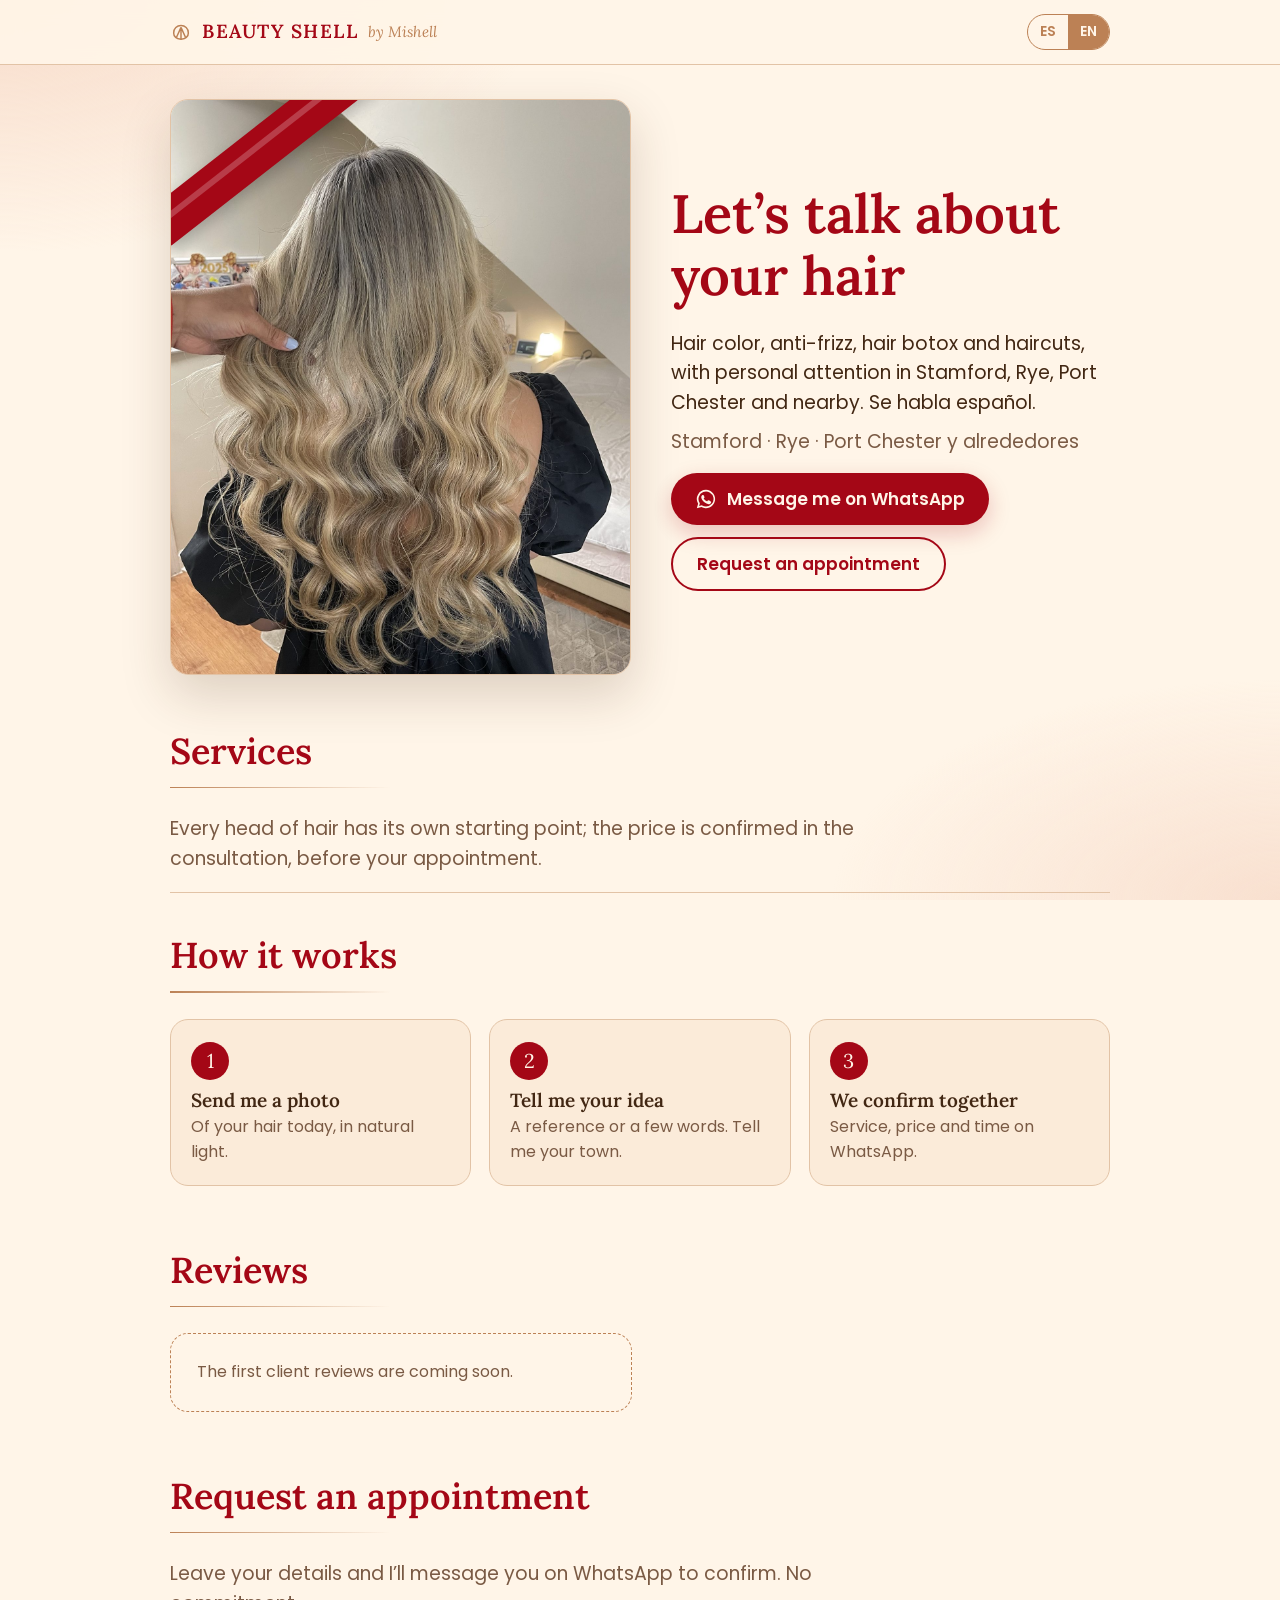
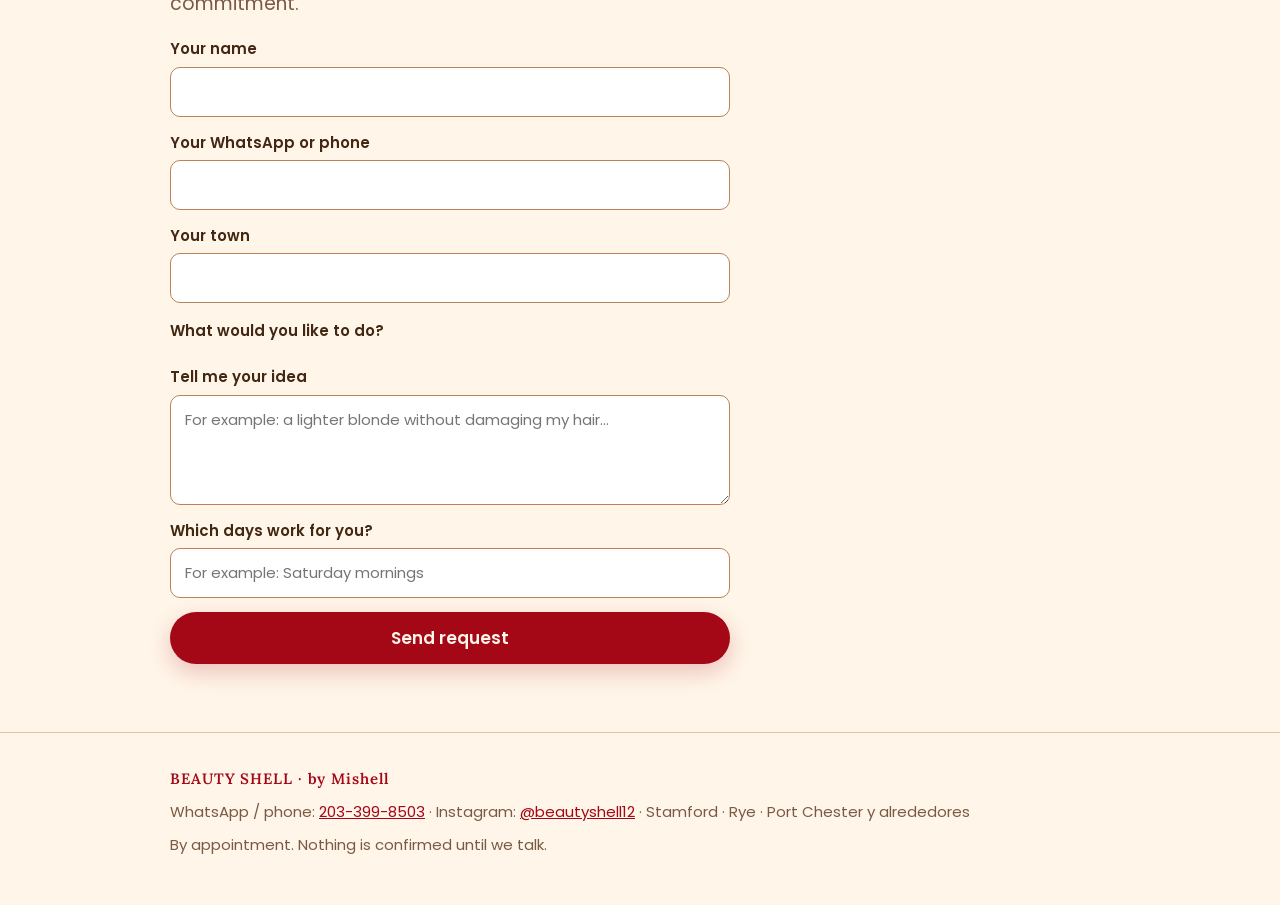
<file: index.html>
<!doctype html>
<html lang="es">
<head>
<meta charset="utf-8">
<meta name="viewport" content="width=device-width,initial-scale=1,viewport-fit=cover">
<title>Beauty Shell · Mishell — Color, corte y tratamientos en Stamford, Rye y Port Chester</title>
<meta name="description" content="Diseño de color, antifrizz, botox capilar y corte con Mishell. Stamford, Rye, Port Chester y alrededores. Pide tu cita por WhatsApp.">
<meta name="theme-color" content="#FFF5E8">
<link rel="manifest" href="manifest.webmanifest">
<link rel="icon" href="icons/icon-192.png">
<link rel="apple-touch-icon" href="icons/icon-192.png">
<meta property="og:title" content="Beauty Shell · Mishell">
<meta property="og:description" content="Color, corte y tratamientos · Stamford · Rye · Port Chester">
<meta property="og:image" content="photos/hero.jpg">
<link rel="preconnect" href="https://fonts.googleapis.com"><link rel="preconnect" href="https://fonts.gstatic.com" crossorigin>
<link rel="stylesheet" href="https://fonts.googleapis.com/css2?family=Lora:ital,wght@0,400;0,600;1,400&family=Poppins:wght@400;500;600&display=swap">
<link rel="stylesheet" href="styles.css">
</head>
<body>
<header class="top"><div class="wrap">
  <a class="brand" href="#"><svg class="ico" viewBox="0 0 24 24" fill="none" stroke="#BC8155" stroke-width="1.6"><path d="M4 13c0-5 3.6-8 8-8s8 3 8 8c0 3-2 6-8 7-6-1-8-4-8-7Z"/><path d="M12 20V7M7 18l5-11M17 18l-5-11"/></svg><b>BEAUTY SHELL</b><i>by Mishell</i></a>
  <div class="lang" role="group" aria-label="Idioma / Language"><button type="button" data-lang="es" aria-pressed="true">ES</button><button type="button" data-lang="en" aria-pressed="false">EN</button></div>
</div></header>

<main class="wrap">
  <div class="hero">
    <div class="ph"><img src="photos/hero.jpg" alt="" width="1400" height="1867" fetchpriority="high"><div class="ribbon" aria-hidden="true"></div></div>
    <div class="say"><h1 data-t="hero_h"></h1><p data-t="hero_p"></p><p class="meta" id="area"></p>
      <div class="ctas"><a class="btn" id="waTop" href="#"><svg class="ico" viewBox="0 0 24 24" fill="currentColor"><path d="M12 2a10 10 0 0 0-8.6 15.1L2 22l5-1.3A10 10 0 1 0 12 2Zm0 18.2a8.2 8.2 0 0 1-4.2-1.2l-.3-.2-3 .8.8-2.9-.2-.3A8.2 8.2 0 1 1 12 20.2Zm4.5-6.1c-.2-.1-1.5-.7-1.7-.8s-.4-.1-.6.1-.6.8-.8 1-.3.2-.5.1a6.7 6.7 0 0 1-3.3-2.9c-.3-.4.2-.4.7-1.3.1-.2 0-.3 0-.4l-.8-1.8c-.2-.5-.4-.4-.6-.4h-.5a1 1 0 0 0-.7.3 3 3 0 0 0-.9 2.2 5.2 5.2 0 0 0 1.1 2.8 12 12 0 0 0 4.6 4c.6.3 1.1.4 1.5.5a3.6 3.6 0 0 0 1.6.1 2.7 2.7 0 0 0 1.8-1.3 2.2 2.2 0 0 0 .2-1.3c-.1-.1-.3-.2-.5-.3Z"/></svg><span data-t="wa"></span></a><a class="btn ghost" href="#pedir" data-t="req"></a></div>
    </div>
  </div>

  <section id="servicios"><h2 data-t="svc_h"></h2><div class="rule"></div><p class="lead" data-t="svc_p"></p><ul class="svc" id="svcList"></ul></section>

  <section class="tight"><h2 data-t="how_h"></h2><div class="rule"></div><ol class="steps" id="steps"></ol></section>

  <section id="opiniones"><h2 data-t="rev_h"></h2><div class="rule"></div><div class="rev" id="revList"></div></section>

  <section id="pedir"><h2 data-t="form_h"></h2><div class="rule"></div><p class="lead" data-t="form_p"></p>
    <form class="req" id="reqForm" novalidate>
      <label><span data-t="f_name"></span><input name="name" autocomplete="name" required maxlength="80"></label>
      <label><span data-t="f_phone"></span><input name="phone" type="tel" autocomplete="tel" inputmode="tel" required maxlength="30"></label>
      <label><span data-t="f_city"></span><input name="city" autocomplete="address-level2" maxlength="60" list="cities"><datalist id="cities"><option>Stamford</option><option>Rye</option><option>Port Chester</option><option>Greenwich</option><option>Norwalk</option></datalist></label>
      <div><span style="font-size:15px;font-weight:600" data-t="f_svc"></span><div class="chips" id="svcChips" style="margin-top:8px"></div></div>
      <label><span data-t="f_idea"></span><textarea name="idea" maxlength="600" data-ph="f_idea_ph"></textarea></label>
      <label><span data-t="f_when"></span><input name="preferred_times" maxlength="200" data-ph="f_when_ph"></label>
      <p class="err" id="err" hidden></p>
      <button class="btn" type="submit" id="sendBtn"><span data-t="send"></span></button>
    </form>
    <div class="done" id="done" hidden><h3 data-t="ok_h"></h3><p data-t="ok_p"></p><a class="btn" id="waAfter" href="#" target="_blank" rel="noopener"><span data-t="ok_wa"></span></a></div>
  </section>

  <section id="review" hidden><h2 data-t="rv_h"></h2><div class="rule"></div><p class="lead" data-t="rv_p"></p>
    <form class="req" id="rvForm" novalidate>
      <label><span data-t="rv_name"></span><input name="name" maxlength="60"></label>
      <div class="chips" id="rvStars" role="radiogroup"></div>
      <label><span data-t="rv_text"></span><textarea name="text" required maxlength="800"></textarea></label>
      <p class="err" id="rvErr" hidden></p>
      <button class="btn" type="submit"><span data-t="rv_send"></span></button>
    </form>
    <div class="done" id="rvDone" hidden><p data-t="rv_ok" style="margin:0"></p></div>
  </section>
</main>

<footer class="site"><div class="wrap">
  <b>BEAUTY SHELL · by Mishell</b>
  <span id="footContact"></span>
  <span data-t="foot"></span>
</div></footer>
<a class="wa" id="waFab" href="#" aria-label="WhatsApp"><svg viewBox="0 0 24 24"><path d="M12 2a10 10 0 0 0-8.6 15.1L2 22l5-1.3A10 10 0 1 0 12 2Zm0 18.2a8.2 8.2 0 0 1-4.2-1.2l-.3-.2-3 .8.8-2.9-.2-.3A8.2 8.2 0 1 1 12 20.2Zm4.5-6.1c-.2-.1-1.5-.7-1.7-.8s-.4-.1-.6.1-.6.8-.8 1-.3.2-.5.1a6.7 6.7 0 0 1-3.3-2.9c-.3-.4.2-.4.7-1.3.1-.2 0-.3 0-.4l-.8-1.8c-.2-.5-.4-.4-.6-.4h-.5a1 1 0 0 0-.7.3 3 3 0 0 0-.9 2.2 5.2 5.2 0 0 0 1.1 2.8 12 12 0 0 0 4.6 4c.6.3 1.1.4 1.5.5a3.6 3.6 0 0 0 1.6.1 2.7 2.7 0 0 0 1.8-1.3 2.2 2.2 0 0 0 .2-1.3c-.1-.1-.3-.2-.5-.3Z"/></svg></a>

<script src="app.js"></script>
<script>
(() => {
  const $ = (s) => document.querySelector(s); const t = BS.t;
  let D = { business: { name: 'Beauty Shell', owner: 'Mishell', phone: '203-399-8503', whatsapp: '12033998503', instagram: 'beautyshell12', area: 'Stamford · Rye · Port Chester y alrededores' }, services: [], reviews: [] };
  const rvToken = new URLSearchParams(location.search).get('review');

  function paint() {
    document.querySelectorAll('[data-t]').forEach(el => { const v = t(el.dataset.t); if (typeof v === 'string') el.textContent = v; });
    document.querySelectorAll('[data-ph]').forEach(el => el.placeholder = t(el.dataset.ph));
    document.querySelectorAll('.lang button').forEach(b => b.setAttribute('aria-pressed', String(b.dataset.lang === BS.lang)));
    const b = D.business, L = BS.lang;
    $('#area').textContent = b.area;
    const wa = BS.waLink(b.whatsapp, t('wa_msg')); $('#waTop').href = wa; $('#waFab').href = wa;
    $('#footContact').innerHTML = `WhatsApp / ${L === 'es' ? 'teléfono' : 'phone'}: <a href="${wa}">${BS.esc(b.phone)}</a> · ${t('ig')}: <a href="https://instagram.com/${BS.esc(b.instagram)}" target="_blank" rel="noopener">@${BS.esc(b.instagram)}</a> · ${BS.esc(b.area)}`;
    $('#svcList').innerHTML = D.services.map(s => `<li><h3>${BS.esc(s['name_' + L])}</h3><div class="price">${s.price_from ? `${t('from')} ${BS.money(s.price_from)}` : t('price_ask')}${s.duration_min ? `<small>~${s.duration_min} ${t('min')}</small>` : ''}</div><p>${BS.esc(s['desc_' + L])}</p><a class="btn ghost sm go" href="#pedir" data-svc="${s.id}">${t('ask')}</a></li>`).join('');
    $('#steps').innerHTML = t('how').map(([h, p]) => `<li><h3>${BS.esc(h)}</h3><p>${BS.esc(p)}</p></li>`).join('');
    $('#revList').innerHTML = D.reviews.length ? D.reviews.map(r => `<blockquote><p>${BS.esc(r.text)}</p><footer><span>${BS.esc(r.name)}</span><span class="stars" aria-label="${r.rating}/5">${BS.stars(r.rating)}</span></footer></blockquote>`).join('') : `<div class="empty">${t('rev_empty')}</div>`;
    const cur = (document.querySelector('#svcChips input:checked') || {}).value;
    $('#svcChips').innerHTML = D.services.map(s => `<label><input type="radio" name="service_id" value="${s.id}" ${String(s.id) === cur ? 'checked' : ''}><span>${BS.esc(s['name_' + L])}</span></label>`).join('');
    if (rvToken) { $('#review').hidden = false; $('#pedir').hidden = true; const cur2 = (document.querySelector('#rvStars input:checked') || { value: '5' }).value; $('#rvStars').innerHTML = [5, 4, 3, 2, 1].map(n => `<label><input type="radio" name="rating" value="${n}" ${String(n) === cur2 ? 'checked' : ''}><span>${BS.stars(n)}</span></label>`).join(''); }
  }
  document.querySelectorAll('.lang button').forEach(b => b.addEventListener('click', () => { BS.setLang(b.dataset.lang); paint(); }));
  document.addEventListener('click', e => { const a = e.target.closest('[data-svc]'); if (a) { const i = document.querySelector(`#svcChips input[value="${a.dataset.svc}"]`); if (i) i.checked = true; } });

  $('#reqForm').addEventListener('submit', async e => {
    e.preventDefault(); const f = e.target, err = $('#err'); err.hidden = true;
    const p = Object.fromEntries(new FormData(f)); p.lang = BS.lang; p.source = 'web';
    if ((p.name || '').trim().length < 2 || (p.phone || '').replace(/\D/g, '').length < 7) { err.textContent = t('err_req'); err.hidden = false; return; }
    const btn = $('#sendBtn'); btn.disabled = true; btn.firstElementChild.textContent = t('sending');
    try {
      const r = await BS.rpc('salon_request', { p });
      f.hidden = true; $('#done').hidden = false; $('#waAfter').href = BS.waLink(D.business.whatsapp, t('wa_msg_req')(r.id, r.keyword)); $('#done').scrollIntoView({ behavior: 'smooth', block: 'center' });
    } catch (x) { err.textContent = t('err_net'); err.hidden = false; btn.disabled = false; btn.firstElementChild.textContent = t('send'); }
  });
  $('#rvForm').addEventListener('submit', async e => {
    e.preventDefault(); const f = e.target, err = $('#rvErr'); err.hidden = true;
    const p = Object.fromEntries(new FormData(f)); p.token = rvToken; p.lang = BS.lang; p.rating = Number(p.rating || 5);
    if (!(p.text || '').trim()) { err.textContent = t('err_req'); err.hidden = false; return; }
    try { await BS.rpc('salon_review_submit', { p }); f.hidden = true; $('#rvDone').hidden = false; }
    catch (x) { err.textContent = /token|reviewed/.test(x.message) ? t('rv_bad') : t('err_net'); err.hidden = false; }
  });

  paint();
  BS.rpc('salon_public').then(d => { if (d && d.services) { D = d; paint(); } }).catch(() => {});
  if (rvToken) setTimeout(() => $('#review').scrollIntoView(), 300);
})();
</script>
</body>
</html>
</file>
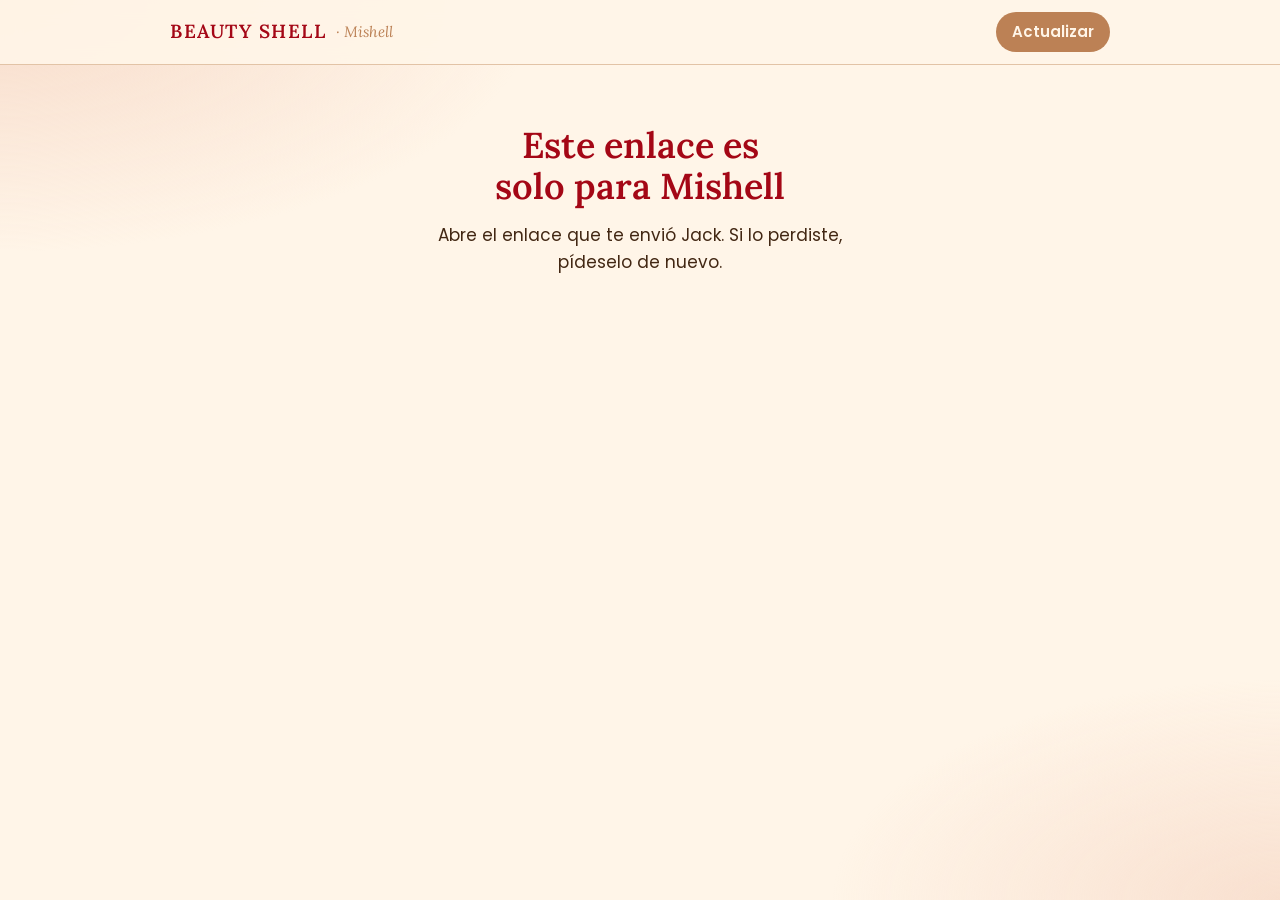
<file: owner.html>
<!doctype html>
<html lang="es">
<head>
<meta charset="utf-8">
<meta name="viewport" content="width=device-width,initial-scale=1,viewport-fit=cover">
<title>Beauty Shell · Mi agenda</title>
<meta name="robots" content="noindex,nofollow">
<meta name="theme-color" content="#FFF5E8">
<link rel="manifest" href="manifest-owner.webmanifest">
<link rel="icon" href="icons/icon-192.png"><link rel="apple-touch-icon" href="icons/icon-192.png">
<link rel="preconnect" href="https://fonts.googleapis.com"><link rel="preconnect" href="https://fonts.gstatic.com" crossorigin>
<link rel="stylesheet" href="https://fonts.googleapis.com/css2?family=Lora:ital,wght@0,400;0,600;1,400&family=Poppins:wght@400;500;600&display=swap">
<link rel="stylesheet" href="styles.css">
</head>
<body class="own">
<header class="top"><div class="wrap">
  <a class="brand" href="./"><b>BEAUTY SHELL</b><i id="hi">· Mishell</i></a>
  <button class="btn copper sm" id="refresh" type="button">Actualizar</button>
</div></header>

<main class="wrap">
  <div class="gate" id="gate" hidden><h2>Este enlace es solo para Mishell</h2><p>Abre el enlace que te envió Jack. Si lo perdiste, pídeselo de nuevo.</p></div>
  <div id="app" hidden>
    <div class="tot" id="tot"></div>
    <div class="tabs" role="tablist" id="tabs">
      <button role="tab" data-tab="req">Solicitudes<em id="nReq"></em></button>
      <button role="tab" data-tab="agenda">Agenda<em id="nAg"></em></button>
      <button role="tab" data-tab="ventas">Ventas</button>
      <button role="tab" data-tab="rev">Opiniones<em id="nRv"></em></button>
      <button role="tab" data-tab="svc">Servicios</button>
    </div>
    <div id="panel"></div>
  </div>
</main>
<div class="toast" id="toast"></div>

<script src="app.js"></script>
<script>
(() => {
  const $ = (s) => document.querySelector(s); const esc = BS.esc, money = BS.money;
  const tok = new URLSearchParams(location.search).get('k') || (() => { try { return localStorage.getItem('bs.owner'); } catch (e) { return null; } })();
  if (!tok) { $('#gate').hidden = false; return; }
  try { localStorage.setItem('bs.owner', tok); } catch (e) {}
  if (location.search.includes('k=')) history.replaceState(null, '', location.pathname); // keep the token out of the address bar / screenshots
  let D = null, tab = 'req';
  const toast = (m) => { const t = $('#toast'); t.textContent = m; t.classList.add('on'); setTimeout(() => t.classList.remove('on'), 1800); };
  const fmtDT = (s) => s ? new Date(s).toLocaleString('es-US', { weekday: 'short', month: 'short', day: 'numeric', hour: 'numeric', minute: '2-digit' }) : '';
  const toLocalInput = (s) => { if (!s) return ''; const d = new Date(s); d.setMinutes(d.getMinutes() - d.getTimezoneOffset()); return d.toISOString().slice(0, 16); };
  const wa = (phone, msg) => BS.waLink((phone || '').replace(/\D/g, '').replace(/^(\d{10})$/, '1$1'), msg);
  const statusEs = { requested: 'Solicitud', confirmed: 'Confirmada', done: 'Hecha', cancelled: 'Cancelada', no_show: 'No vino' };
  const cls = { requested: 'req', confirmed: 'conf', done: 'done', cancelled: 'off', no_show: 'off' };

  async function load() { try { D = await BS.rpc('salon_owner', { tok }); } catch (e) { D = null; } if (!D || !D.business) { D = null; $('#gate').hidden = false; $('#app').hidden = true; return; } $('#app').hidden = false; $('#hi').textContent = '· ' + D.business.owner_name; paint(); }
  async function call(fn, p) { try { const r = await BS.rpc(fn, { tok, p }); await load(); return r; } catch (e) { toast('No se guardó: ' + e.message); } }

  function paint() {
    const T = D.totals;
    $('#tot').innerHTML = `<div><b>${money(T.week)}</b><span>Esta semana</span></div><div><b>${money(T.month)}</b><span>Este mes</span></div><div><b>${T.requested}</b><span>Solicitudes nuevas</span></div><div><b>${T.upcoming}</b><span>Citas confirmadas</span></div>`;
    $('#nReq').textContent = T.requested || ''; $('#nAg').textContent = T.upcoming || ''; $('#nRv').textContent = T.pending_reviews || '';
    document.querySelectorAll('#tabs button').forEach(b => b.setAttribute('aria-selected', String(b.dataset.tab === tab)));
    const P = $('#panel');
    if (tab === 'req') {
      const list = D.appointments.filter(a => a.status === 'requested');
      P.innerHTML = list.length ? list.map(card).join('') : `<div class="empty">No hay solicitudes nuevas. Cuando alguien pida cita desde tu página, aparece aquí.</div>`;
    } else if (tab === 'agenda') {
      const up = D.appointments.filter(a => a.status === 'confirmed').sort((a, b) => (a.scheduled_at || '') > (b.scheduled_at || '') ? 1 : -1);
      const past = D.appointments.filter(a => ['done', 'cancelled', 'no_show'].includes(a.status)).slice(0, 30);
      P.innerHTML = `<div class="card"><h3>Añadir cita a mano</h3><p class="sub">Para clientas que te escriben directo por WhatsApp.</p><form class="row" id="addAppt"><input name="client_name" placeholder="Nombre" required><input name="client_phone" placeholder="Teléfono"><input name="service_text" placeholder="Servicio"><input name="scheduled_at" type="datetime-local"><button class="btn sm" type="submit">Guardar</button></form></div>
        <h3 style="margin-top:18px">Próximas</h3>${up.length ? up.map(card).join('') : '<div class="empty">Nada confirmado todavía.</div>'}
        ${past.length ? '<h3 style="margin-top:22px">Pasadas</h3>' + past.map(card).join('') : ''}`;
      $('#addAppt').addEventListener('submit', async e => { e.preventDefault(); const p = Object.fromEntries(new FormData(e.target)); if (p.scheduled_at) p.scheduled_at = new Date(p.scheduled_at).toISOString(); p.status = 'confirmed'; await call('salon_owner_appt', p); toast('Cita guardada'); });
    } else if (tab === 'ventas') {
      const byDay = {};
      P.innerHTML = `<div class="card"><h3>Anotar una venta</h3><p class="sub">Las citas marcadas "Hecha" con precio se anotan solas. Esto es para lo demás.</p><form class="row" id="addSale"><input name="amount" type="number" inputmode="decimal" step="0.01" min="0" placeholder="$ importe" required><input name="service_text" placeholder="Servicio"><input name="client_name" placeholder="Clienta"><input name="sold_on" type="date"><button class="btn sm" type="submit">Guardar</button></form></div>
        <div class="card">${D.sales.length ? D.sales.map(s => `<div class="sale"><div>${esc(s.service_text || 'Venta')}${s.client_name ? ' · ' + esc(s.client_name) : ''}<br><small>${esc(s.sold_on)}${s.note ? ' · ' + esc(s.note) : ''}</small></div><div style="text-align:right"><b>${money(s.amount)}</b><br><button class="btn ghost sm" data-del-sale="${s.id}" type="button" style="min-height:30px;padding:2px 10px;font-size:13px">Borrar</button></div></div>`).join('') : '<div class="empty">Aún no hay ventas anotadas.</div>'}</div>`;
      $('#addSale').addEventListener('submit', async e => { e.preventDefault(); await call('salon_owner_sale', Object.fromEntries(new FormData(e.target))); toast('Venta anotada'); });
    } else if (tab === 'rev') {
      const doneAppts = D.appointments.filter(a => a.status === 'done' && a.review_token);
      P.innerHTML = `<div class="card"><h3>Pedir una opinión</h3><p class="sub">Cada cita hecha tiene su enlace. Cópialo y envíaselo a la clienta por WhatsApp.</p>${doneAppts.length ? doneAppts.slice(0, 20).map(a => `<div class="row"><span>${esc(a.client_name)} · ${esc(a.service_text || '')}</span><a class="btn copper sm" target="_blank" rel="noopener" href="${wa(a.client_phone, `Gracias por venir a Beauty Shell ♡ Si te gustaría compartir cómo fue tu experiencia, aquí puedes dejar tu opinión: ${location.origin + location.pathname.replace(/owner\\.html$/, '')}?review=${a.review_token}`)}">Enviar enlace</a></div>`).join('') : '<p class="sub">Cuando marques una cita como "Hecha", su enlace aparece aquí.</p>'}</div>
        ${D.reviews.map(r => `<div class="card ${r.approved ? 'done' : 'req'}"><h3>${esc(r.client_name)} <span class="stars">${BS.stars(r.rating)}</span></h3><p class="idea">${esc(r.text)}</p><div class="row"><span class="pill ${r.approved ? 'done' : 'req'}">${r.approved ? 'Publicada' : 'Pendiente'}</span><button class="btn sm ${r.approved ? 'ghost' : ''}" data-rv="${r.id}" data-ap="${!r.approved}" type="button">${r.approved ? 'Ocultar' : 'Publicar'}</button><button class="btn ghost sm" data-rv-del="${r.id}" type="button">Borrar</button></div></div>`).join('') || '<div class="empty">Todavía no hay opiniones.</div>'}`;
    } else if (tab === 'svc') {
      P.innerHTML = D.services.map(s => `<div class="card ${s.active ? '' : 'off'}"><form class="svcForm" data-id="${s.id}"><h3>${esc(s.name_es)} <span class="pill">${esc(s.keyword)}</span></h3><div class="row"><input name="price_from" type="number" step="1" min="0" placeholder="desde $ (vacío = precio en consulta)" value="${s.price_from ?? ''}"><input name="duration_min" type="number" step="5" min="0" placeholder="minutos" value="${s.duration_min ?? ''}"></div><div class="row"><input name="desc_es" placeholder="Descripción (ES)" value="${esc(s.desc_es)}"></div><div class="row"><input name="desc_en" placeholder="Description (EN)" value="${esc(s.desc_en)}"></div><div class="row"><button class="btn sm" type="submit">Guardar</button><button class="btn ghost sm" type="button" data-toggle="${s.id}" data-active="${!s.active}">${s.active ? 'Ocultar de la página' : 'Mostrar en la página'}</button></div></form></div>`).join('') +
        `<div class="card"><h3>Nuevo servicio</h3><form class="row" id="addSvc"><input name="name_es" placeholder="Nombre (ES)" required><input name="name_en" placeholder="Name (EN)"><input name="keyword" placeholder="Palabra clave" maxlength="12"><button class="btn sm" type="submit">Añadir</button></form></div>`;
      document.querySelectorAll('.svcForm').forEach(f => f.addEventListener('submit', async e => { e.preventDefault(); const p = Object.fromEntries(new FormData(f)); p.id = f.dataset.id; await call('salon_owner_service', p); toast('Servicio guardado'); }));
      $('#addSvc').addEventListener('submit', async e => { e.preventDefault(); await call('salon_owner_service', Object.fromEntries(new FormData(e.target))); toast('Servicio añadido'); });
    }
  }
  function card(a) {
    const st = a.status, waMsg = st === 'requested'
      ? `Hola ${a.client_name}, soy Mishell de Beauty Shell 😊 Recibí tu solicitud para ${a.service_text || 'una cita'}. ¿Me envías una foto de tu cabello actual para orientarte?`
      : `Hola ${a.client_name}, soy Mishell de Beauty Shell 😊`;
    return `<div class="card ${cls[st]}"><h3>${esc(a.client_name)} <span class="pill ${cls[st]}">${statusEs[st]}</span></h3>
      <div class="sub">${esc(a.service_text || '—')}${a.client_city ? ' · ' + esc(a.client_city) : ''}${a.scheduled_at ? ' · ' + fmtDT(a.scheduled_at) : ''}${a.price ? ' · ' + money(a.price) : ''}<br>${esc(a.client_phone)}${a.preferred_times ? ' · le sirve: ' + esc(a.preferred_times) : ''}${a.source && a.source !== 'web' ? ' · ' + esc(a.source) : ''}</div>
      ${a.idea ? `<div class="idea">${esc(a.idea)}</div>` : ''}
      <div class="row">
        <a class="btn copper sm" target="_blank" rel="noopener" href="${wa(a.client_phone, waMsg)}">WhatsApp</a>
        ${st === 'requested' ? `<input type="datetime-local" data-dt="${a.id}" value="${toLocalInput(a.scheduled_at)}"><button class="btn sm" data-confirm="${a.id}" type="button">Confirmar</button><button class="btn ghost sm" data-status="${a.id}" data-st="cancelled" type="button">Descartar</button>` : ''}
        ${st === 'confirmed' ? `<input type="number" inputmode="decimal" step="0.01" min="0" placeholder="$ cobrado" data-price="${a.id}" value="${a.price ?? ''}"><button class="btn sm" data-done="${a.id}" type="button">Hecha</button><button class="btn ghost sm" data-status="${a.id}" data-st="no_show" type="button">No vino</button><button class="btn ghost sm" data-status="${a.id}" data-st="cancelled" type="button">Cancelar</button>` : ''}
        ${['cancelled', 'no_show'].includes(st) ? `<button class="btn ghost sm" data-status="${a.id}" data-st="requested" type="button">Reabrir</button>` : ''}
      </div></div>`;
  }
  document.addEventListener('click', async e => {
    const b = e.target.closest('button'); if (!b) return;
    if (b.dataset.tab) { tab = b.dataset.tab; paint(); return; }
    if (b.dataset.confirm) { const dt = document.querySelector(`[data-dt="${b.dataset.confirm}"]`).value; if (!dt) { toast('Pon fecha y hora primero'); return; } await call('salon_owner_appt', { id: b.dataset.confirm, status: 'confirmed', scheduled_at: new Date(dt).toISOString() }); toast('Confirmada'); }
    if (b.dataset.done) { const pr = document.querySelector(`[data-price="${b.dataset.done}"]`).value; await call('salon_owner_appt', { id: b.dataset.done, status: 'done', price: pr || '' }); toast(pr ? 'Hecha y venta anotada' : 'Hecha'); }
    if (b.dataset.status) { await call('salon_owner_appt', { id: b.dataset.status, status: b.dataset.st }); toast('Actualizado'); }
    if (b.dataset.delSale) { if (confirm('¿Borrar esta venta?')) { await call('salon_owner_sale', { delete_id: b.dataset.delSale }); toast('Borrada'); } }
    if (b.dataset.rv) { await call('salon_owner_review', { id: b.dataset.rv, approved: b.dataset.ap === 'true' }); toast(b.dataset.ap === 'true' ? 'Publicada en tu página' : 'Oculta'); }
    if (b.dataset.rvDel) { if (confirm('¿Borrar esta opinión?')) { await call('salon_owner_review', { delete_id: b.dataset.rvDel }); } }
    if (b.dataset.toggle) { await call('salon_owner_service', { id: b.dataset.toggle, active: b.dataset.active === 'true' }); }
  });
  $('#refresh').addEventListener('click', load);
  load();
})();
</script>
</body>
</html>
</file>
<file: styles.css>
/* Beauty Shell — brand system from the campaign brief (cream, peach, red ribbon, copper, brown). Lora + Poppins. */
:root{
  --cream:#FFF5E8; --cream-2:#FBEBD9; --peach:#F6D7C5; --red:#A40716; --red-2:#7E0511; --copper:#BC8155; --copper-2:#E2C3A6; --brown:#422713; --brown-2:#7A5A44;
  --ok:#2E7D4F; --warn:#B8690A;
  --serif:"Lora",Georgia,serif; --sans:"Poppins",system-ui,-apple-system,sans-serif;
  --r:18px; --r-s:10px; --max:980px;
  color-scheme:light;
}
*{box-sizing:border-box} html{-webkit-text-size-adjust:100%}
body{margin:0;background:var(--cream);color:var(--brown);font-family:var(--sans);font-size:17px;line-height:1.55;overflow-x:hidden}
body::before{content:"";position:fixed;inset:0;z-index:-1;pointer-events:none;background:
  radial-gradient(60% 40% at 0% 0%, rgba(246,215,197,.85), transparent 70%),
  radial-gradient(50% 35% at 100% 100%, rgba(246,215,197,.7), transparent 70%)}
h1,h2,h3{font-family:var(--serif);color:var(--red);font-weight:600;line-height:1.15;margin:0 0 .4em;text-wrap:balance}
h1{font-size:clamp(34px,6vw,54px)} h2{font-size:clamp(26px,4vw,36px)} h3{font-size:22px}
p{margin:0 0 1em;max-width:62ch} a{color:var(--red)} img{max-width:100%;display:block}
button,input,select,textarea{font:inherit;color:inherit}
:focus-visible{outline:3px solid var(--copper);outline-offset:3px}
.wrap{max-width:var(--max);margin:0 auto;padding:0 20px}
.btn{display:inline-flex;align-items:center;justify-content:center;gap:10px;min-height:52px;padding:12px 24px;border-radius:999px;border:0;background:var(--red);color:var(--cream);font-weight:600;font-size:17px;text-decoration:none;cursor:pointer;box-shadow:0 8px 22px rgba(164,7,22,.22)}
.btn:hover{background:var(--red-2)} .btn.ghost{background:transparent;color:var(--red);border:2px solid var(--red);box-shadow:none}
.btn.copper{background:var(--copper);box-shadow:none} .btn.sm{min-height:40px;padding:6px 16px;font-size:15px}
.btn[disabled]{opacity:.55;cursor:default}
.ico{width:22px;height:22px;flex:none}

/* header */
.top{position:sticky;top:0;z-index:20;background:rgba(255,245,232,.9);backdrop-filter:blur(10px);border-bottom:1px solid var(--copper-2)}
.top .wrap{display:flex;align-items:center;justify-content:space-between;gap:12px;min-height:64px}
.brand{display:flex;align-items:center;gap:10px;text-decoration:none;color:var(--red)}
.brand b{font-family:var(--serif);font-weight:600;letter-spacing:.08em;font-size:19px}
.brand i{font-family:var(--serif);font-style:italic;font-weight:400;color:var(--copper);font-size:15px}
.lang{display:flex;border:1.5px solid var(--copper);border-radius:999px;overflow:hidden}
.lang button{background:transparent;border:0;padding:6px 12px;font-size:14px;font-weight:600;color:var(--copper);cursor:pointer}
.lang button[aria-pressed="true"]{background:var(--copper);color:var(--cream)}

/* hero: the work itself, then one line and one button */
.hero{margin:18px 0 0;display:grid;gap:22px}
.hero .ph{position:relative;border-radius:var(--r);overflow:hidden;aspect-ratio:4/5;max-height:62vh;border:1.5px solid var(--copper-2);box-shadow:0 20px 50px rgba(66,39,19,.18)}
.hero .ph img{width:100%;height:100%;object-fit:cover;object-position:50% 30%}
.hero .ribbon{position:absolute;left:-40px;top:28px;width:260px;height:42px;background:var(--red);transform:rotate(-38deg);box-shadow:0 6px 16px rgba(0,0,0,.25)}
.hero .ribbon::after{content:"";position:absolute;inset:14px 0 auto;height:6px;background:rgba(255,255,255,.22)}
.hero .say p{font-size:18px;margin-bottom:10px}
.hero .ctas{display:flex;flex-wrap:wrap;gap:12px;margin-top:16px}
@media (min-width:760px){.hero{grid-template-columns:1.05fr 1fr;gap:40px;align-items:center;margin-top:34px}.hero .ph{max-height:none}.hero .say p{font-size:19px}}
.meta{font-size:15px;color:var(--brown-2)}

/* sections */
section{padding:56px 0 8px} section.tight{padding-top:34px}
.lead{font-size:19px;color:var(--brown-2)}
.rule{height:1.5px;background:linear-gradient(90deg,var(--copper),transparent);margin:6px 0 26px;max-width:220px}

/* services: a quiet list, not cards */
.svc{list-style:none;margin:0;padding:0;border-top:1.5px solid var(--copper-2)}
.svc li{display:grid;grid-template-columns:1fr auto;gap:6px 18px;padding:18px 0;border-bottom:1.5px solid var(--copper-2);align-items:start}
.svc h3{margin:0;color:var(--brown)} .svc p{margin:4px 0 0;color:var(--brown-2);font-size:16px;grid-column:1}
.svc .price{font-family:var(--serif);color:var(--red);font-size:17px;text-align:right;white-space:nowrap}
.svc .price small{display:block;font-family:var(--sans);font-size:13px;color:var(--brown-2)}
.svc .go{grid-column:2;grid-row:2;justify-self:end}

/* how it works: a real sequence, so numbers earn their place */
.steps{display:grid;gap:18px;counter-reset:s;margin:0;padding:0;list-style:none}
@media (min-width:640px){.steps{grid-template-columns:repeat(3,1fr)}}
.steps li{counter-increment:s;background:var(--cream-2);border-radius:var(--r);padding:22px 20px 20px;border:1.5px solid var(--copper-2)}
.steps li::before{content:counter(s);display:inline-grid;place-items:center;width:38px;height:38px;border-radius:50%;background:var(--red);color:var(--cream);font-family:var(--serif);font-size:20px;margin-bottom:10px}
.steps h3{color:var(--brown);font-size:19px;margin-bottom:4px} .steps p{margin:0;font-size:16px;color:var(--brown-2)}

/* reviews */
.rev{display:grid;gap:16px} @media (min-width:700px){.rev{grid-template-columns:1fr 1fr}}
.rev blockquote{margin:0;padding:22px 22px 18px;background:#fff;border-radius:var(--r);border:1.5px solid var(--copper-2);position:relative}
.rev blockquote::before{content:"“";position:absolute;top:-6px;left:16px;font-family:var(--serif);font-size:64px;color:var(--peach);line-height:1}
.rev p{font-family:var(--serif);font-size:18px;margin:0 0 10px;position:relative}
.rev footer{display:flex;justify-content:space-between;align-items:center;font-size:15px;color:var(--brown-2)}
.stars{color:var(--copper);letter-spacing:2px}
.empty{padding:26px;border:1.5px dashed var(--copper);border-radius:var(--r);color:var(--brown-2);font-size:16px}

/* form */
form.req{display:grid;gap:14px;max-width:560px}
label{display:grid;gap:6px;font-size:15px;font-weight:600}
input,select,textarea{width:100%;min-height:50px;padding:12px 14px;border:1.5px solid var(--copper);border-radius:var(--r-s);background:#fff;font-weight:400}
textarea{min-height:110px;resize:vertical}
.chips{display:flex;flex-wrap:wrap;gap:8px}
.chips input{position:absolute;opacity:0;width:0;height:0}
.chips span{display:inline-block;padding:9px 14px;border:1.5px solid var(--copper);border-radius:999px;background:#fff;cursor:pointer;font-weight:500;font-size:15px}
.chips input:checked + span{background:var(--red);border-color:var(--red);color:var(--cream)}
.chips input:focus-visible + span{outline:3px solid var(--copper);outline-offset:2px}
.note{font-size:14px;color:var(--brown-2);font-weight:400}
.done{background:#fff;border:1.5px solid var(--copper);border-radius:var(--r);padding:24px}
.done h3{color:var(--red)}
.err{color:var(--red);font-weight:600;font-size:15px}

footer.site{margin-top:60px;padding:34px 0 48px;border-top:1.5px solid var(--copper-2);font-size:15px;color:var(--brown-2)}
footer.site .wrap{display:grid;gap:10px}
footer.site b{color:var(--red);font-family:var(--serif);font-weight:600;letter-spacing:.06em}
.wa{position:fixed;right:16px;bottom:16px;z-index:30;width:60px;height:60px;border-radius:50%;background:#25D366;display:grid;place-items:center;box-shadow:0 10px 24px rgba(0,0,0,.25)}
.wa svg{width:32px;height:32px;fill:#fff}
@media (min-width:760px){.wa{display:none}}

/* ---------- owner screen ---------- */
.own{padding-bottom:90px}
.own .tot{display:grid;grid-template-columns:repeat(2,1fr);gap:10px;margin:16px 0 8px}
@media (min-width:640px){.own .tot{grid-template-columns:repeat(4,1fr)}}
.tot div{background:#fff;border:1.5px solid var(--copper-2);border-radius:var(--r-s);padding:12px 14px}
.tot b{display:block;font-family:var(--serif);font-size:26px;color:var(--red);line-height:1.1} .tot span{font-size:13px;color:var(--brown-2)}
.tabs{position:sticky;top:64px;z-index:15;display:flex;gap:6px;overflow-x:auto;padding:10px 0;background:var(--cream);scrollbar-width:none}
.tabs button{flex:none;border:1.5px solid var(--copper);background:transparent;border-radius:999px;padding:8px 14px;font-size:15px;font-weight:600;color:var(--brown);cursor:pointer}
.tabs button[aria-selected="true"]{background:var(--red);border-color:var(--red);color:var(--cream)}
.tabs button em{font-style:normal;background:var(--copper);color:var(--cream);border-radius:999px;padding:0 7px;font-size:12px;margin-left:6px}
.card{background:#fff;border:1.5px solid var(--copper-2);border-radius:var(--r);padding:16px;margin:12px 0}
.card.req{border-left:6px solid var(--red)} .card.conf{border-left:6px solid var(--copper)} .card.done{border-left:6px solid var(--ok)} .card.off{opacity:.65}
.card h3{color:var(--brown);font-size:19px;margin:0} .card .sub{font-size:15px;color:var(--brown-2);margin:2px 0 8px}
.card .idea{font-family:var(--serif);font-size:16px;background:var(--cream-2);border-radius:var(--r-s);padding:10px 12px;margin:8px 0}
.row{display:flex;flex-wrap:wrap;gap:8px;align-items:center;margin-top:10px}
.row input{min-height:42px;padding:8px 10px;width:auto;flex:1;min-width:140px}
.pill{display:inline-block;font-size:12px;font-weight:600;padding:3px 9px;border-radius:999px;background:var(--cream-2);color:var(--brown-2)}
.pill.req{background:var(--red);color:var(--cream)} .pill.conf{background:var(--copper);color:var(--cream)} .pill.done{background:var(--ok);color:#fff}
.sale{display:grid;grid-template-columns:1fr auto;gap:4px 12px;padding:10px 0;border-bottom:1px solid var(--copper-2);font-size:15px}
.sale b{font-family:var(--serif);font-size:18px;color:var(--red)} .sale small{color:var(--brown-2)}
.toast{position:fixed;left:50%;bottom:22px;transform:translateX(-50%);background:var(--brown);color:var(--cream);padding:10px 18px;border-radius:999px;font-size:15px;z-index:40;opacity:0;transition:opacity .2s}
.toast.on{opacity:1}
.gate{max-width:480px;margin:60px auto;text-align:center}
@media (prefers-reduced-motion:reduce){*{transition:none!important;animation:none!important}}
</file>
